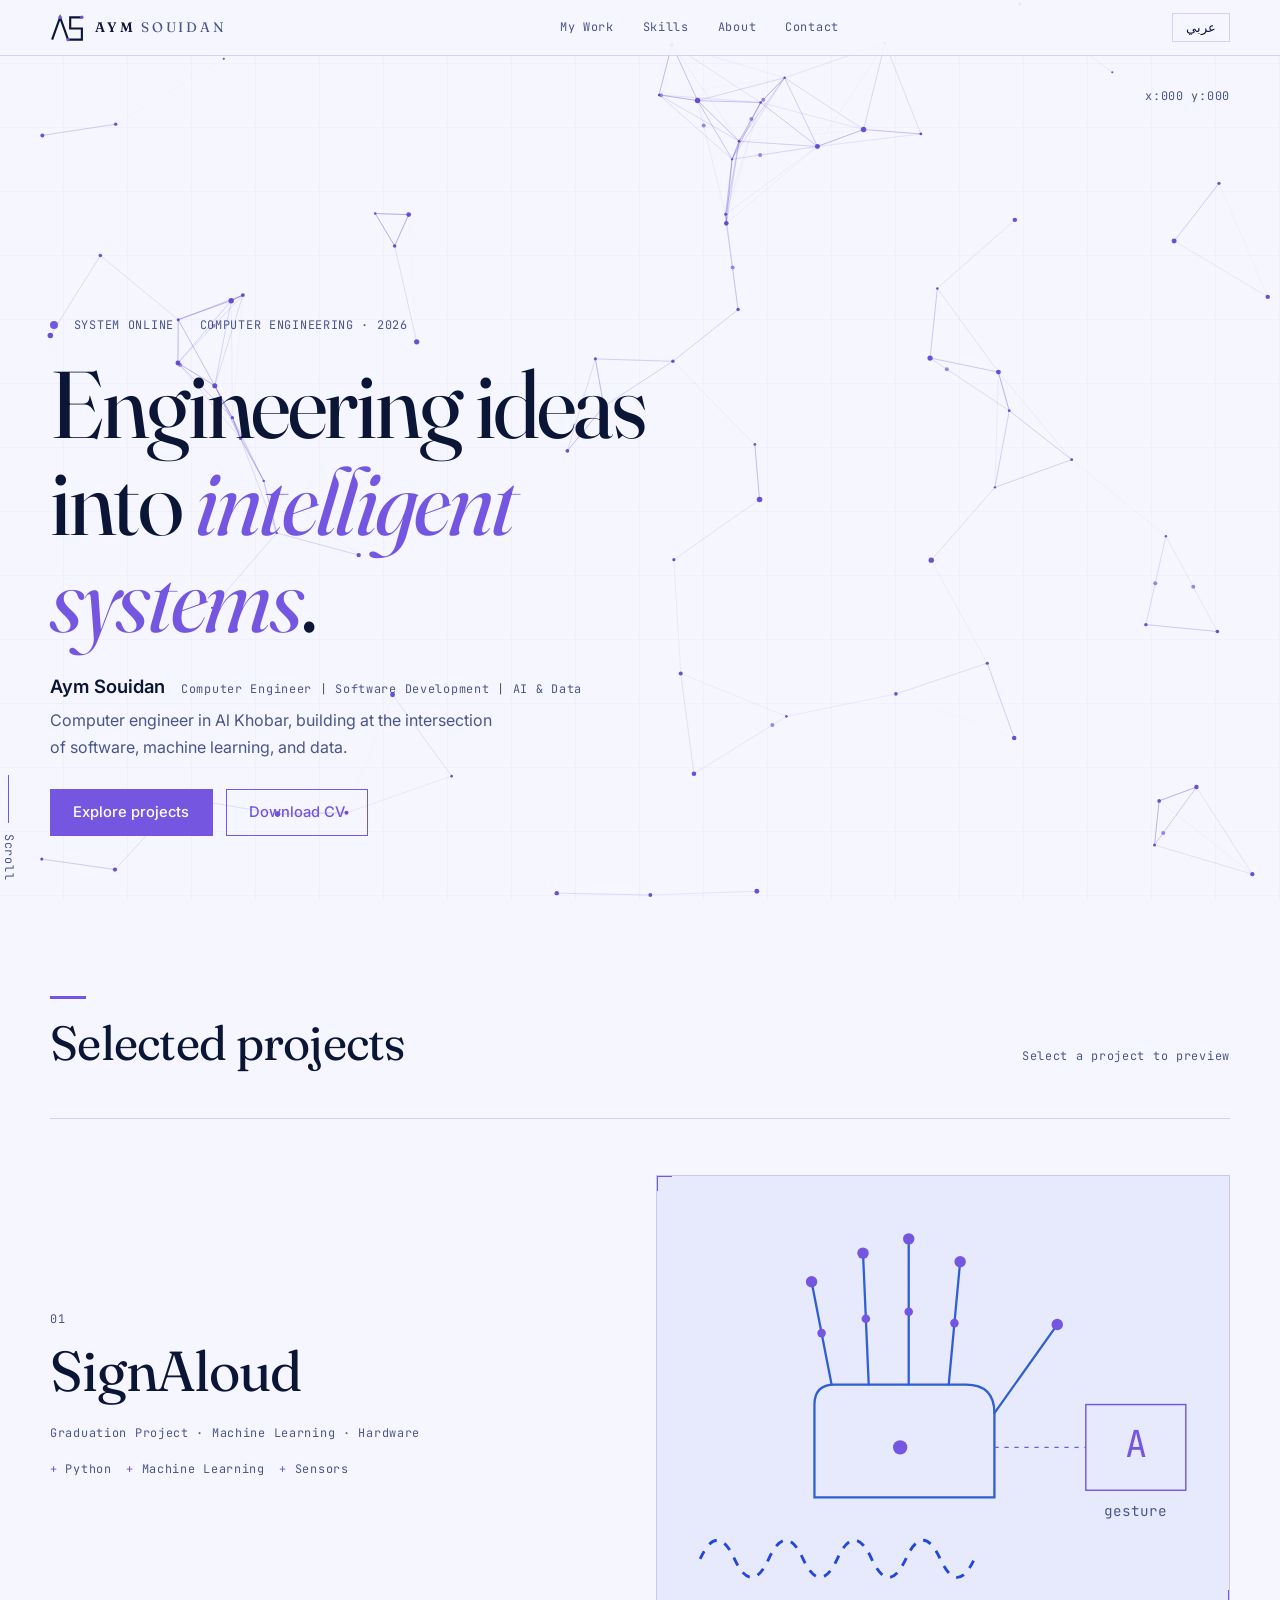
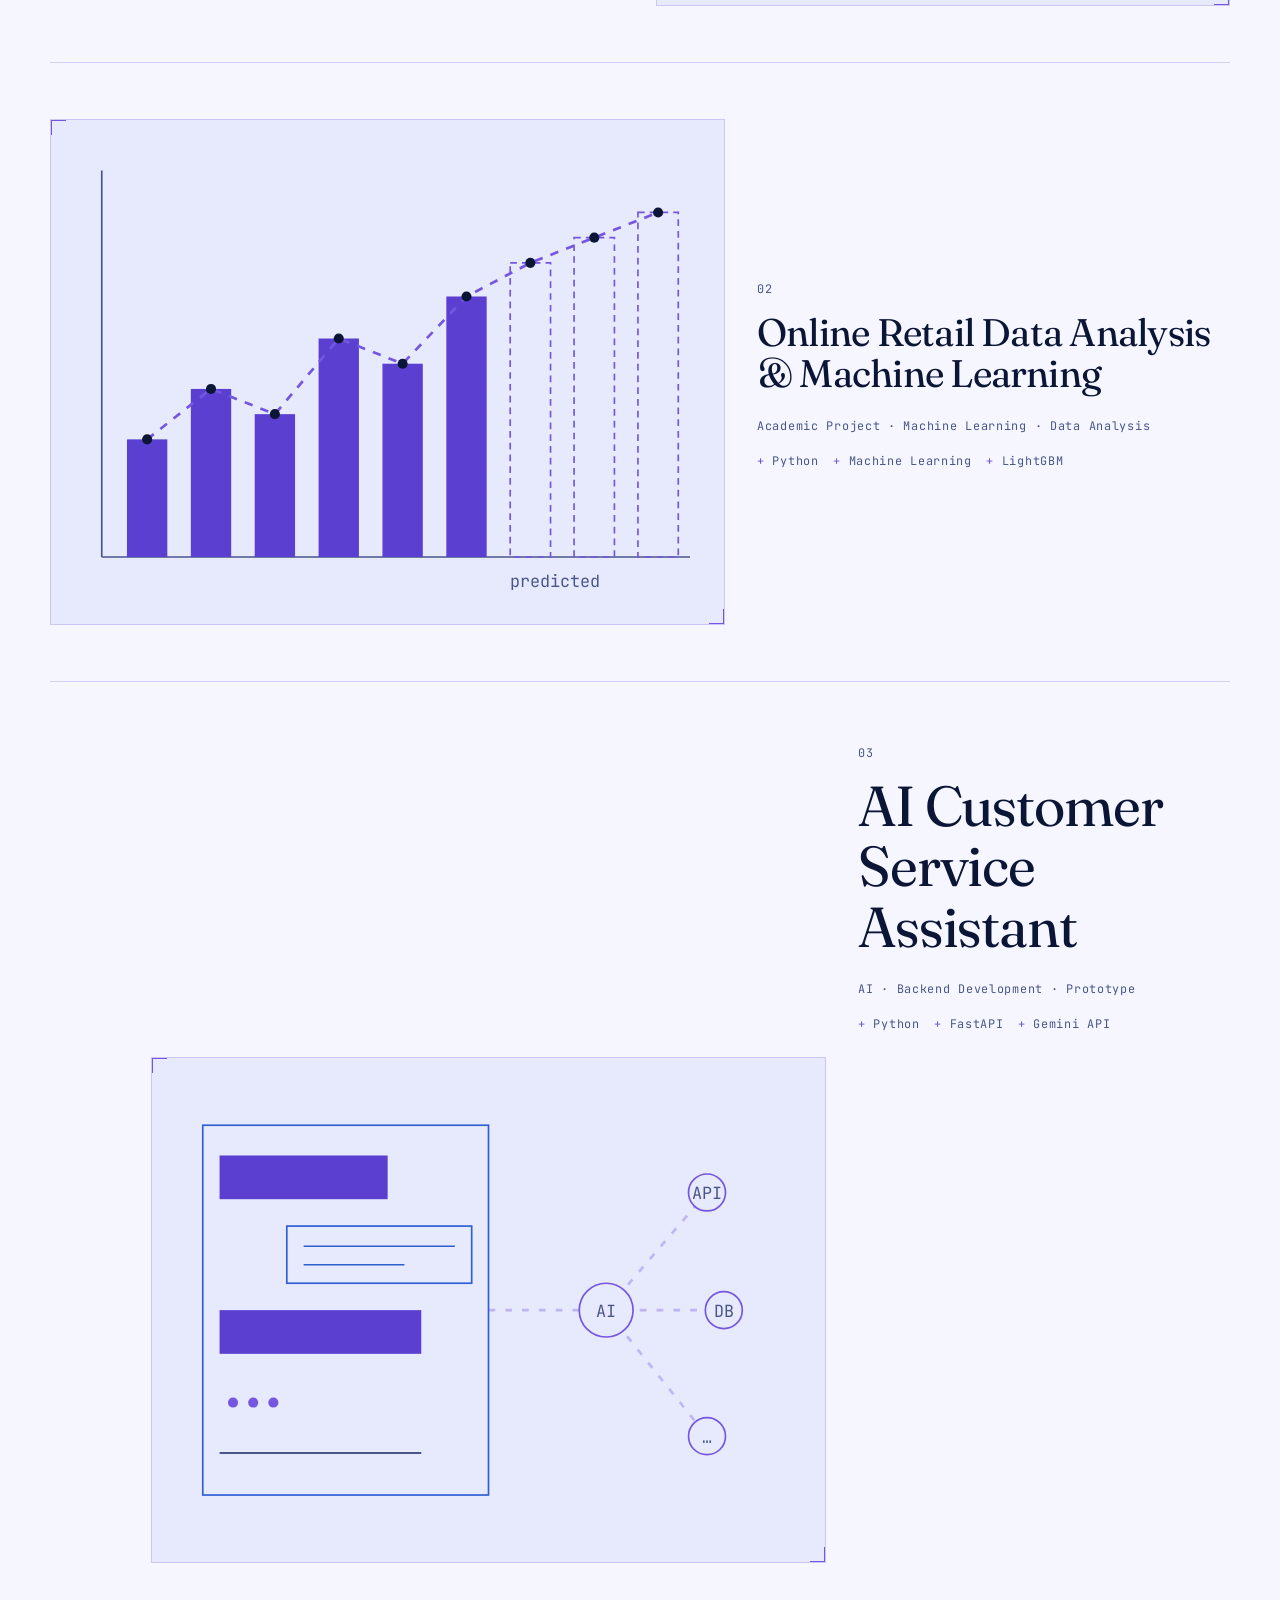
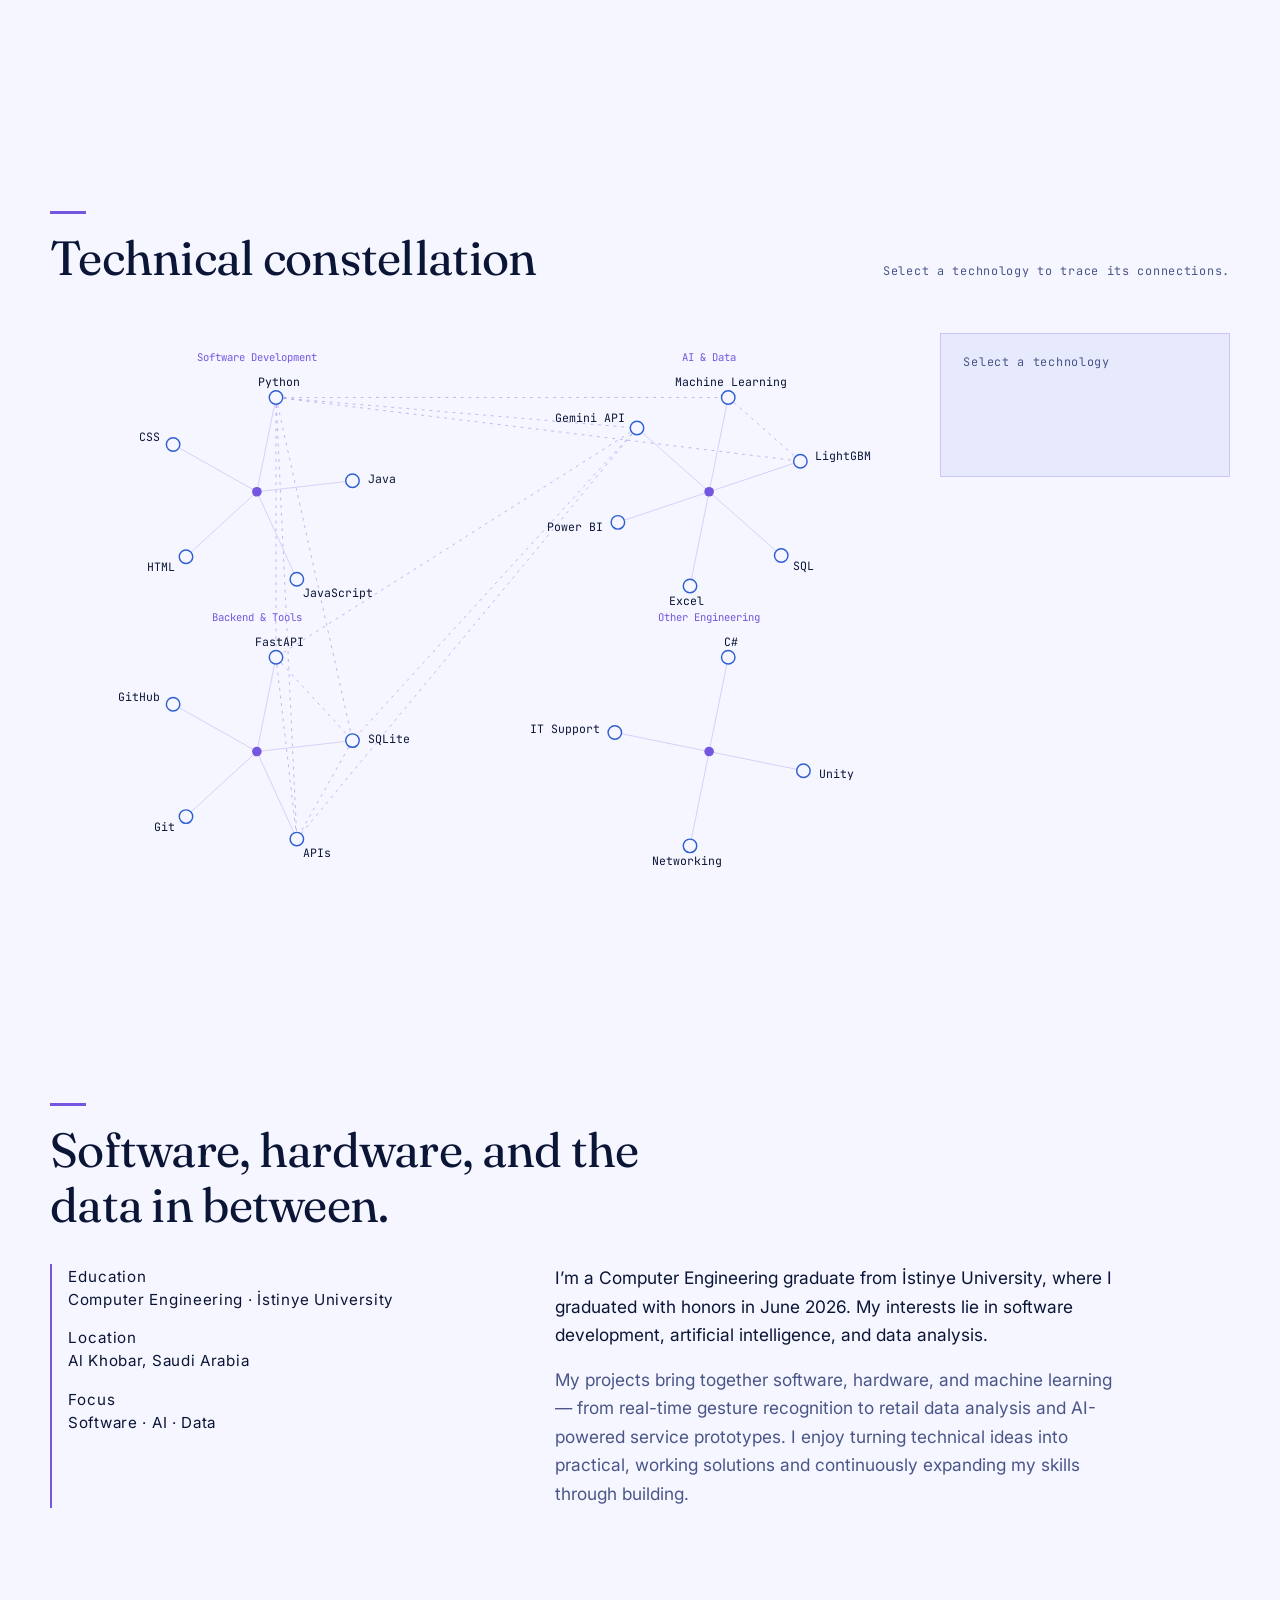
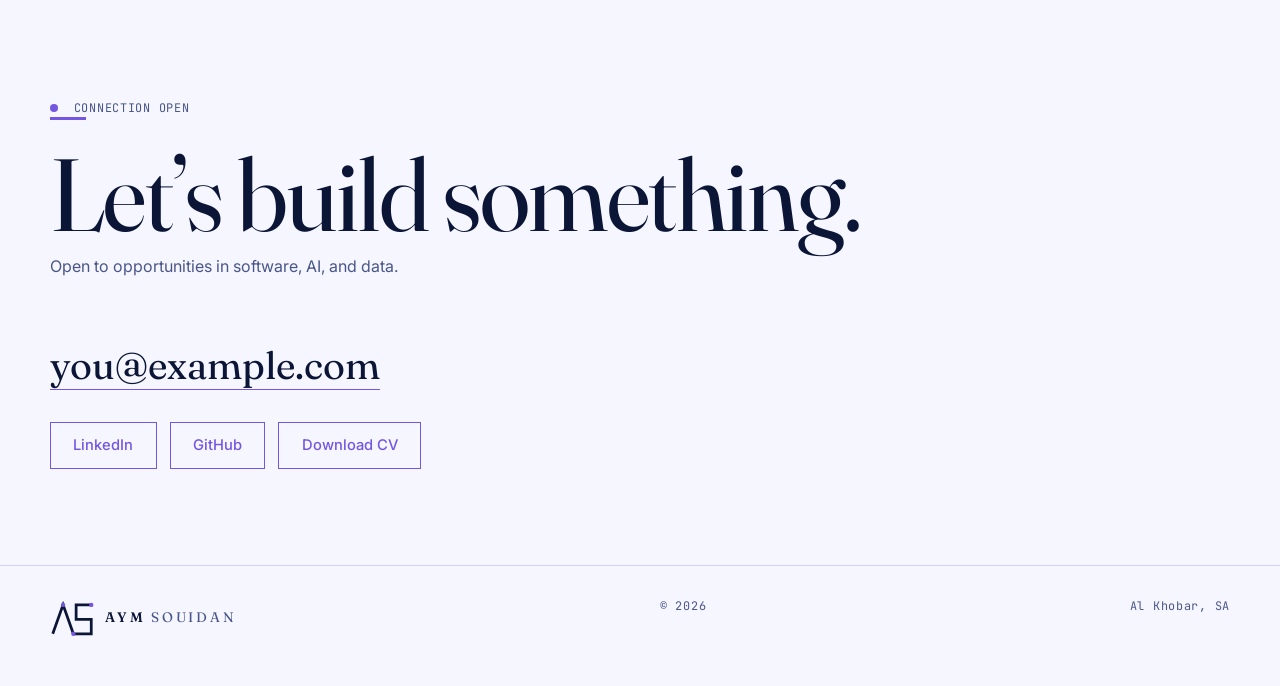
<file: index.html>
<!DOCTYPE html>
<html lang="en" dir="ltr">

<head>
    <meta charset="utf-8">
    <meta name="viewport" content="width=device-width, initial-scale=1, viewport-fit=cover">

    <title>Aym Souidan — Computer Engineer · Software · AI & Data</title>

    <meta
        name="description"
        content="Portfolio of Aym Souidan, computer engineer in Al Khobar working across software development, machine learning, and data."
    >

    <meta property="og:title" content="Aym Souidan — Computer Engineer">
    <meta property="og:description" content="Software, AI, and data. An interactive engineering workspace.">

    <link rel="icon" type="image/svg+xml" href="favicon.svg">

    <link rel="preconnect" href="https://fonts.googleapis.com">
    <link rel="preconnect" href="https://fonts.gstatic.com" crossorigin>

    <link
        rel="stylesheet"
        href="https://fonts.googleapis.com/css2?family=Fraunces:ital,opsz,wght@0,9..144,400;0,9..144,600;1,9..144,400&family=Inter:wght@400;500&family=JetBrains+Mono:wght@400&family=Amiri:wght@400;700&family=IBM+Plex+Sans+Arabic:wght@400;500&display=swap"
    >

    <link rel="stylesheet" href="styles.css">
</head>


<body>

    <!-- NAVIGATION -->

    <nav aria-label="Main">

        <a class="logo" href="#top" aria-label="Aym Souidan — home">

            <svg class="mk" viewBox="0 0 64 58" aria-hidden="true">
                <path class="ml" d="M4 52L19 10 34 52H60V31H38V10H60"/>
                <circle cx="19" cy="10" r="3.2"/>
                <circle cx="34" cy="52" r="3.2"/>
                <circle cx="60" cy="10" r="3.2"/>
            </svg>

            <span class="wm">
                AYM <span>SOUIDAN</span>
            </span>

        </a>

        <ul class="mono">
            <li>
                <a href="work.html" data-i18n="n1">My Work</a>
            </li>

            <li>
                <a href="#skills" data-i18n="n2">Skills</a>
            </li>

            <li>
                <a href="#about" data-i18n="n3">About</a>
            </li>

            <li>
                <a href="#contact" data-i18n="n4">Contact</a>
            </li>
        </ul>

        <button id="lang" aria-label="Switch language">عربي</button>

    </nav>


    <!-- HERO (canvas network is drawn by hero-network.js) -->

    <header class="hero" id="top">

        <canvas id="net" aria-hidden="true"></canvas>

        <div class="mono" id="xy" aria-hidden="true">
            x:000 y:000
        </div>

        <div class="wrap">

            <div class="row mono">

                <span>
                    <i class="dot"></i>
                    <span data-i18n="st">SYSTEM ONLINE</span>
                </span>

                <span data-i18n="tg">
                    COMPUTER ENGINEERING · 2026
                </span>

            </div>

            <h1 data-i18n="h1">
                Engineering ideas into <em>intelligent systems</em>.
            </h1>

            <div class="who">
                <b>Aym Souidan</b>

                <span class="mono" data-i18n="role">
                    Computer Engineer | Software Development | AI & Data
                </span>
            </div>

            <p class="intro" data-i18n="intro"></p>

            <div class="btns">

                <a class="btn pri" href="#work" data-i18n="b1">
                    Explore projects
                </a>

                <a class="btn" id="cv" href="#" data-i18n="b2">
                    Download CV
                </a>

            </div>

        </div>

        <div class="scroll mono">
            <i></i>
            <span data-i18n="sc">Scroll</span>
        </div>

    </header>


    <main>

        <!-- PROJECTS — to add a project: copy one <article class="p">, change data-i, add p4t/p4c/p4s to translations.js -->

        <section id="work">

            <div class="wrap">

                <div class="sh">
                    <h2 data-i18n="h2w">Selected projects</h2>
                    <span class="mono" data-i18n="hint">
                        Select a project to preview
                    </span>
                </div>


                <!-- Add future fields (data-href, descriptions) to each article. Visuals are inline SVG. -->


                <!-- PROJECT 01: SIGNALOUD -->

                <article class="p rv" tabindex="0" role="button" data-i="1">

                    <div class="meta">

                        <span class="mono">01</span>

                        <h3 data-i18n="p1t">SignAloud</h3>

                        <span class="mono" data-i18n="p1c"></span>

                        <div class="tags mono">
                            <span>Python</span>
                            <span>Machine Learning</span>
                            <span>Sensors</span>
                        </div>

                    </div>

                    <div class="vz">

                        <svg
                            class="viz v1"
                            viewBox="0 0 400 300"
                            role="img"
                            aria-label="Smart glove with sensor points feeding gesture recognition"
                        >

                            <g class="l">
                                <path d="M110 225V160q0-14 14-14h92q20 0 20 20v59z"/>
                                <path d="M122 146L108 74M148 146l-4-92M176 146V44M204 146l8-86M236 166l44-62"/>
                            </g>

                            <g>
                                <circle class="s" style="--i:0" cx="108" cy="74" r="4"/>
                                <circle class="s" style="--i:1" cx="144" cy="54" r="4"/>
                                <circle class="s" style="--i:2" cx="176" cy="44" r="4"/>
                                <circle class="s" style="--i:3" cx="212" cy="60" r="4"/>
                                <circle class="s" style="--i:4" cx="280" cy="104" r="4"/>

                                <circle class="s" style="--i:5" cx="115" cy="110" r="3"/>
                                <circle class="s" style="--i:6" cx="146" cy="100" r="3"/>
                                <circle class="s" style="--i:7" cx="176" cy="95" r="3"/>
                                <circle class="s" style="--i:8" cx="208" cy="103" r="3"/>
                                <circle class="s" style="--i:9" cx="170" cy="190" r="5"/>
                            </g>

                            <path class="w" d="M30 268q12-26 24 0t24 0 24 0 24 0 24 0 24 0 24 0 24 0"/>

                            <path class="k" d="M236 190L300 190"/>

                            <rect
                                x="300"
                                y="160"
                                width="70"
                                height="60"
                                fill="none"
                                stroke="var(--lilac)"
                            />

                            <text
                                x="335"
                                y="197"
                                text-anchor="middle"
                                style="font-size:26px;fill:var(--lilac)"
                            >A</text>

                            <text x="335" y="238" text-anchor="middle">
                                gesture
                            </text>

                        </svg>

                    </div>

                </article>


                <!-- PROJECT 02: RETAIL ANALYSIS -->

                <article class="p rv" tabindex="0" role="button" data-i="2">

                    <div class="meta">

                        <span class="mono">02</span>

                        <h3 data-i18n="p2t"></h3>

                        <span class="mono" data-i18n="p2c"></span>

                        <div class="tags mono">
                            <span>Python</span>
                            <span>Machine Learning</span>
                            <span>LightGBM</span>
                        </div>

                    </div>

                    <div class="vz">

                        <svg
                            class="viz v2"
                            viewBox="0 0 400 300"
                            role="img"
                            aria-label="Bar chart with dashed forecast line and data points"
                        >

                            <path d="M30 260H380M30 260V30" stroke="var(--mute)" fill="none"/>

                            <g>
                                <rect class="b" style="--i:0" x="45" y="190" width="24" height="70"/>
                                <rect class="b" style="--i:1" x="83" y="160" width="24" height="100"/>
                                <rect class="b" style="--i:2" x="121" y="175" width="24" height="85"/>
                                <rect class="b" style="--i:3" x="159" y="130" width="24" height="130"/>
                                <rect class="b" style="--i:4" x="197" y="145" width="24" height="115"/>
                                <rect class="b" style="--i:5" x="235" y="105" width="24" height="155"/>

                                <rect class="f" x="273" y="85" width="24" height="175"/>
                                <rect class="f" x="311" y="70" width="24" height="190"/>
                                <rect class="f" x="349" y="55" width="24" height="205"/>
                            </g>

                            <path class="t" d="M57 190L95 160 133 175 171 130 209 145 247 105 285 85 323 70 361 55"/>

                            <g>
                                <circle cx="57" cy="190" r="3"/>
                                <circle cx="95" cy="160" r="3"/>
                                <circle cx="133" cy="175" r="3"/>
                                <circle cx="171" cy="130" r="3"/>
                                <circle cx="209" cy="145" r="3"/>
                                <circle cx="247" cy="105" r="3"/>
                                <circle cx="285" cy="85" r="3" fill="var(--lilac)"/>
                                <circle cx="323" cy="70" r="3" fill="var(--lilac)"/>
                                <circle cx="361" cy="55" r="3" fill="var(--lilac)"/>
                            </g>

                            <text x="273" y="278">
                                predicted
                            </text>

                        </svg>

                    </div>

                </article>


                <!-- PROJECT 03: AI CUSTOMER SERVICE ASSISTANT -->

                <article class="p rv" tabindex="0" role="button" data-i="3">

                    <div class="meta">

                        <span class="mono">03</span>

                        <h3 data-i18n="p3t"></h3>

                        <span class="mono" data-i18n="p3c"></span>

                        <div class="tags mono">
                            <span>Python</span>
                            <span>FastAPI</span>
                            <span>Gemini API</span>
                        </div>

                    </div>

                    <div class="vz">

                        <svg
                            class="viz v3"
                            viewBox="0 0 400 300"
                            role="img"
                            aria-label="Chat interface connected to backend system nodes"
                        >

                            <rect class="bb" x="30" y="40" width="170" height="220"/>

                            <rect class="bm" x="40" y="58" width="100" height="26"/>

                            <rect class="bb" x="80" y="100" width="110" height="34"/>

                            <path d="M90 112h90M90 123h60" stroke="var(--sky)"/>

                            <rect class="bm" x="40" y="150" width="120" height="26"/>

                            <circle class="ty" style="--i:0" cx="48" cy="205" r="3"/>
                            <circle class="ty" style="--i:1" cx="60" cy="205" r="3"/>
                            <circle class="ty" style="--i:2" cx="72" cy="205" r="3"/>

                            <path class="ln" d="M40 235h120"/>

                            <g>
                                <line class="fl" x1="200" y1="150" x2="270" y2="150"/>
                                <line class="fl" x1="270" y1="150" x2="330" y2="80"/>
                                <line class="fl" x1="270" y1="150" x2="340" y2="150"/>
                                <line class="fl" x1="270" y1="150" x2="330" y2="225"/>
                            </g>

                            <g>
                                <circle class="nd" cx="270" cy="150" r="16"/>
                                <circle class="nd" cx="330" cy="80" r="11"/>
                                <circle class="nd" cx="340" cy="150" r="11"/>
                                <circle class="nd" cx="330" cy="225" r="11"/>
                            </g>

                            <text x="270" y="154" text-anchor="middle">AI</text>
                            <text x="330" y="84" text-anchor="middle">API</text>
                            <text x="340" y="154" text-anchor="middle">DB</text>
                            <text x="330" y="229" text-anchor="middle">…</text>

                        </svg>

                    </div>

                </article>

            </div>

        </section>


        <!-- SKILLS (built by skills.js from config.js) -->

        <section id="skills">

            <div class="wrap">

                <div class="sh">
                    <h2 data-i18n="h2s">Technical constellation</h2>
                    <span class="mono" data-i18n="skh"></span>
                </div>

                <div class="sk">
                    <svg id="map" role="group" aria-label="Skills map"></svg>
                    <div id="pn" aria-live="polite"></div>
                </div>

            </div>

        </section>


        <!-- ABOUT (texts in translations.js) -->

        <section id="about">

            <div class="wrap ab">

                <h2 class="rv" data-i18n="h2a"></h2>

                <div class="tx rv">
                    <p data-i18n="a1"></p>
                    <p data-i18n="a2"></p>
                </div>

                <div class="facts mono rv">

                    <div>
                        <span class="mono" data-i18n="k1"></span>
                        <span data-i18n="v1"></span>
                    </div>

                    <div>
                        <span class="mono" data-i18n="k2"></span>
                        <span data-i18n="v2"></span>
                    </div>

                    <div>
                        <span class="mono" data-i18n="k3"></span>
                        <span data-i18n="v3"></span>
                    </div>

                </div>

            </div>

        </section>


        <!-- CONTACT (links come from config.js) -->

        <section id="contact" class="ct">

            <div class="wrap">

                <p class="mono">
                    <i class="dot"></i>
                    <span data-i18n="cx">CONNECTION OPEN</span>
                </p>

                <h2 class="rv" data-i18n="h2c"></h2>

                <p class="intro" data-i18n="cp"></p>

                <a class="mail" id="mail" href="#">
                    you@example.com
                </a>

                <div class="links">

                    <a class="btn" id="li" href="#www.linkedin.com/in/aym-souidan-050b49370">LinkedIn</a>

                    <a class="btn" id="gh" href="#">GitHub</a>

                    <a class="btn" id="cv2" href="#" data-i18n="b2">
                        Download CV
                    </a>

                </div>

            </div>

        </section>

    </main>


    <!-- FOOTER -->

    <footer>

        <div class="wrap mono">

            <a class="logo" href="#top" aria-label="Aym Souidan — home">

                <svg class="mk" viewBox="0 0 64 58" aria-hidden="true">
                    <path class="ml" d="M4 52L19 10 34 52H60V31H38V10H60"/>
                    <circle cx="19" cy="10" r="3.2"/>
                    <circle cx="34" cy="52" r="3.2"/>
                    <circle cx="60" cy="10" r="3.2"/>
                </svg>

                <span class="wm">
                    AYM <span>SOUIDAN</span>
                </span>

            </a>

            <span>© 2026</span>
            <span>Al Khobar, SA</span>

        </div>

    </footer>


    <!-- PROJECT PREVIEW OVERLAY -->

    <dialog id="ov" aria-labelledby="ot">

        <div class="hd">

            <div>
                <h3 id="ot"></h3>
                <span class="mono" id="oc"></span>
            </div>

            <button id="x" data-i18n="cl">Close</button>

        </div>

        <div class="vz" id="os"></div>

        <p class="mono" style="margin-top:1rem" data-i18n="soon">
            Details coming soon
        </p>

    </dialog>


    <!-- JAVASCRIPT FILES -->

    <script src="config.js" defer></script>
    <script src="translations.js" defer></script>
    <script src="main.js" defer></script>
    <script src="hero-network.js" defer></script>
    <script src="skills.js" defer></script>
    <script src="projects.js" defer></script>
    <script src="init.js" defer></script>

</body>

</html>
</file>
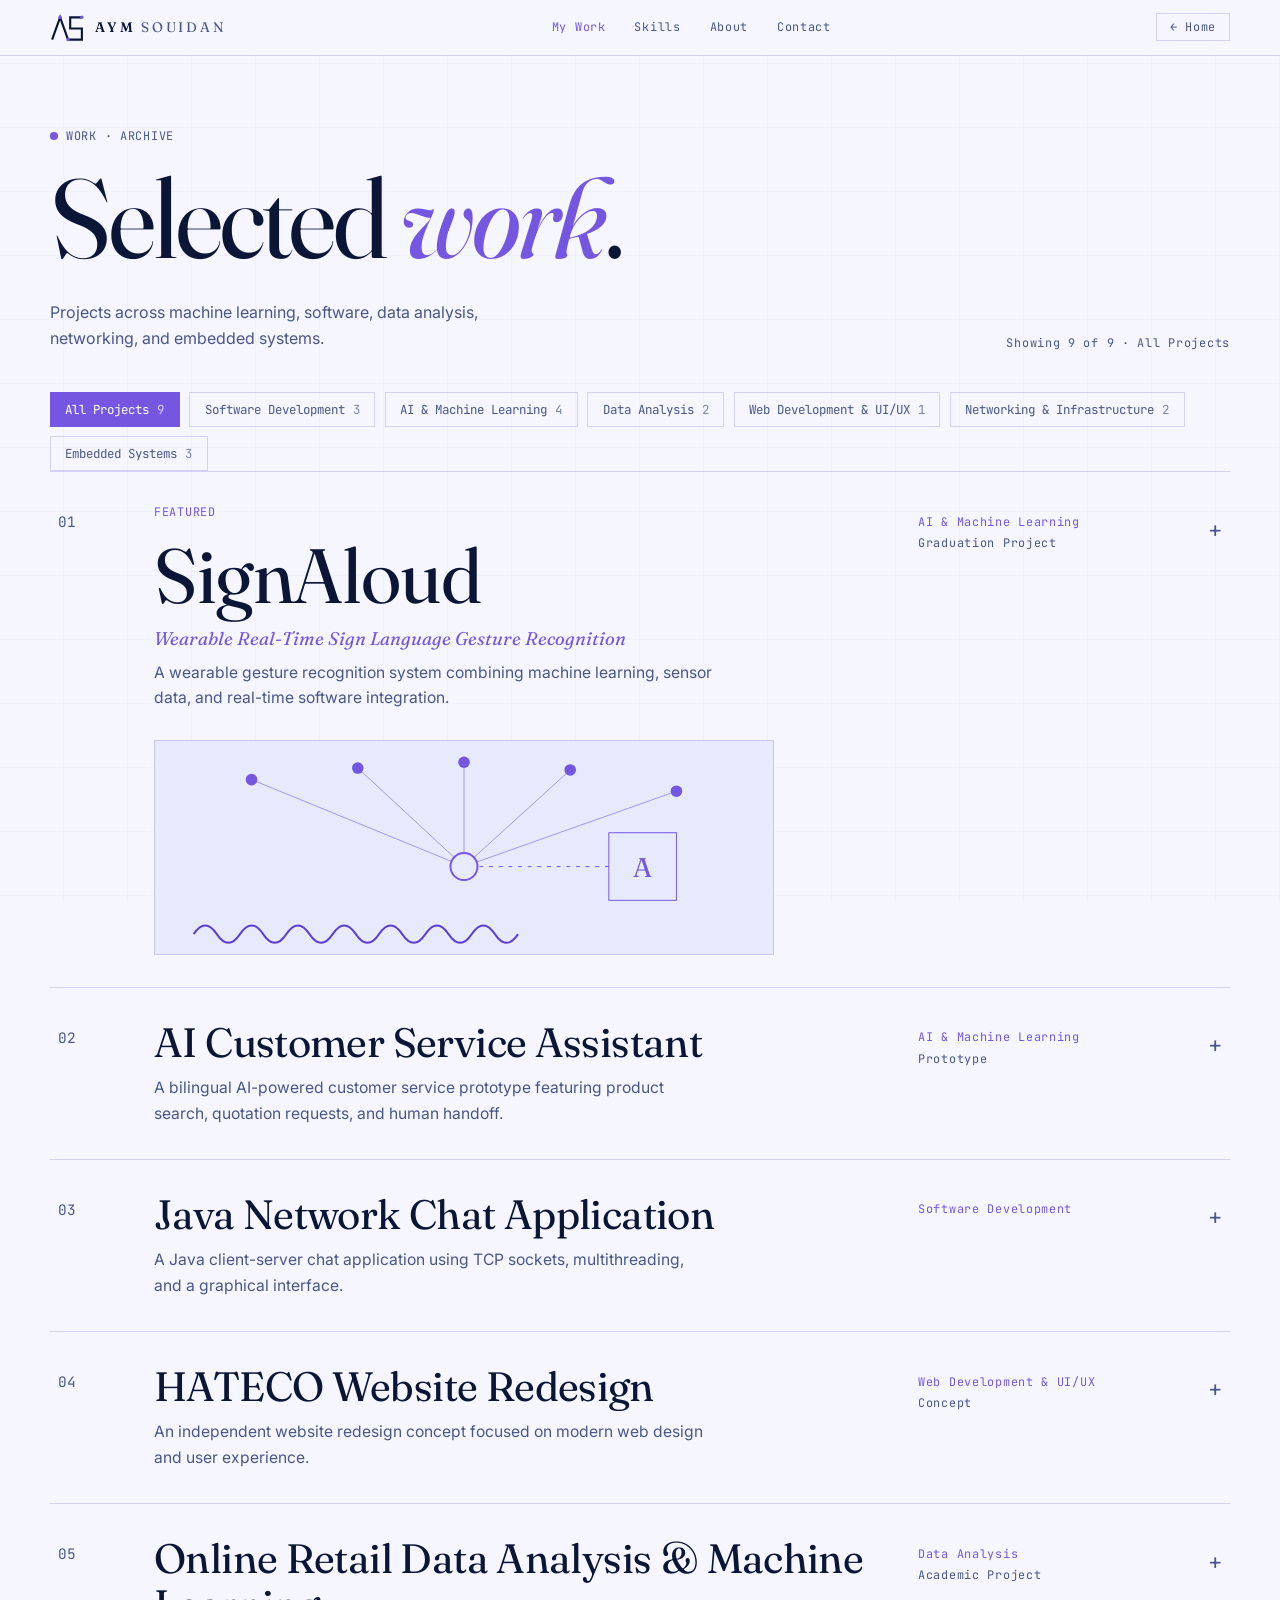
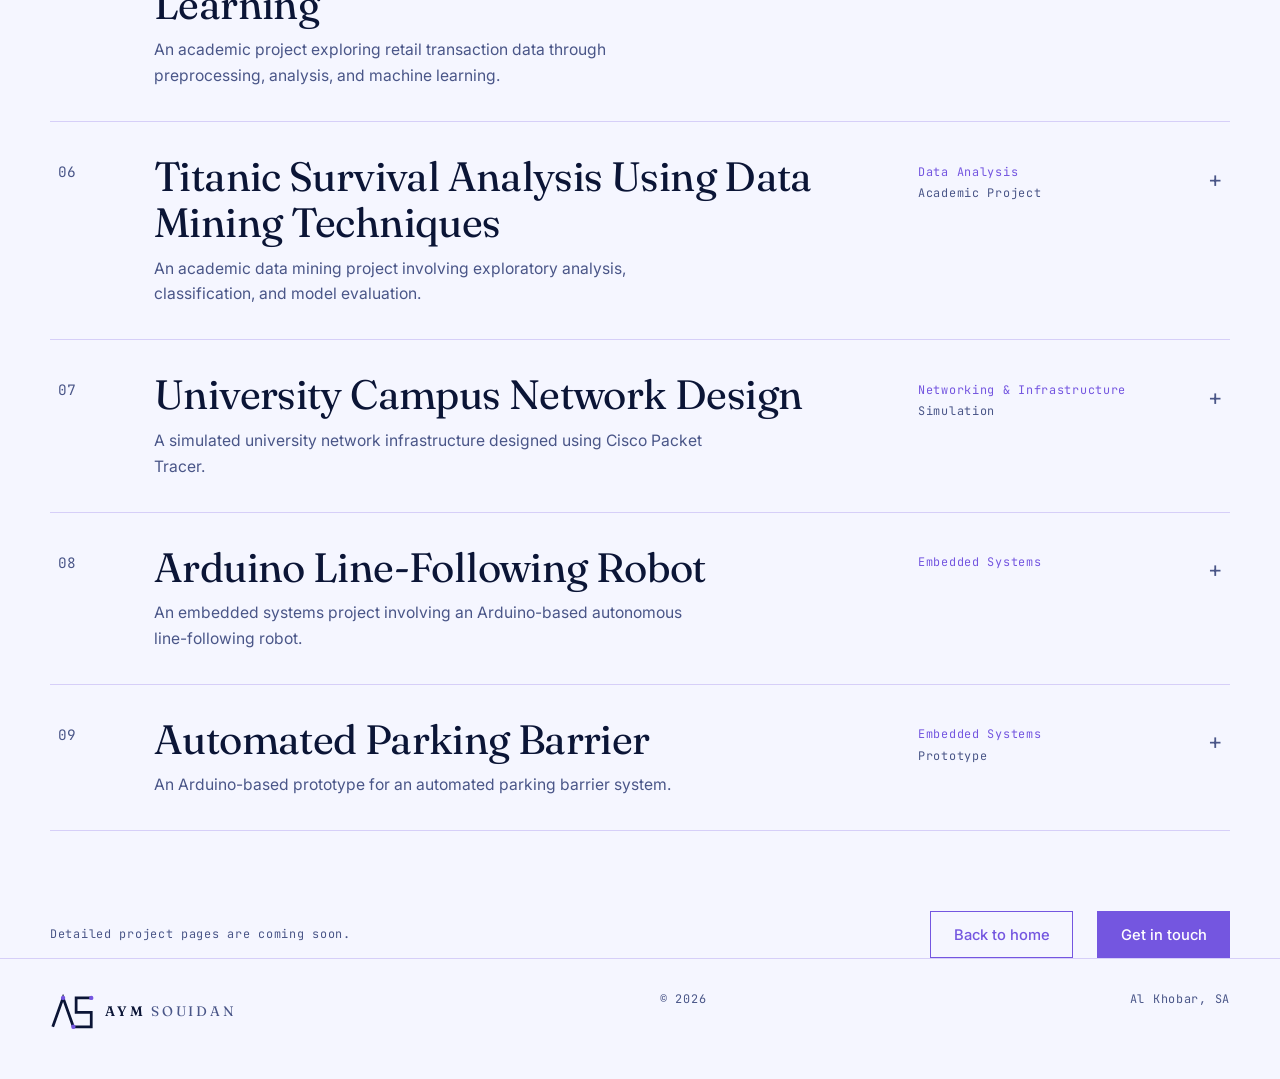
<file: work.html>
<!DOCTYPE html>
<html lang="en" dir="ltr">
<head>
  <meta charset="utf-8">
  <meta name="viewport" content="width=device-width, initial-scale=1, viewport-fit=cover">
  <title>Selected Work — Aym Souidan</title>
  <meta name="description" content="Selected projects by Aym Souidan across machine learning, software, data analysis, networking, and embedded systems.">
  <link rel="icon" type="image/svg+xml" href="favicon.svg">

  <!-- Same fonts as the home page -->
  <link rel="preconnect" href="https://fonts.googleapis.com">
  <link rel="preconnect" href="https://fonts.gstatic.com" crossorigin>
  <link rel="stylesheet" href="https://fonts.googleapis.com/css2?family=Fraunces:ital,opsz,wght@0,9..144,400;0,9..144,600;1,9..144,400&family=Inter:wght@400;500&family=JetBrains+Mono:wght@400&family=Amiri:wght@400;700&family=IBM+Plex+Sans+Arabic:wght@400;500&display=swap">

  <!-- styles.css = shared design, work.css = Work page only (keep this order) -->
  <link rel="stylesheet" href="styles.css">
  <link rel="stylesheet" href="work.css">
</head>

<body>

  <!-- SCROLL PROGRESS LINE (filled by work.js) -->
  <div class="scroll-progress" aria-hidden="true">
    <span id="scroll-progress-bar"></span>
  </div>

  <!-- NAVIGATION: same look as the home page -->
  <nav aria-label="Main">
    <a class="logo" href="index.html" aria-label="Aym Souidan — home">
      <svg class="mk" viewBox="0 0 64 58" aria-hidden="true">
        <path class="ml" d="M4 52L19 10 34 52H60V31H38V10H60" />
        <circle cx="19" cy="10" r="3.2" />
        <circle cx="34" cy="52" r="3.2" />
        <circle cx="60" cy="10" r="3.2" />
      </svg>
      <span class="wm">AYM <span>SOUIDAN</span></span>
    </a>

    <ul class="mono">
      <li><a href="work.html" aria-current="page">My Work</a></li>
      <li><a href="index.html#skills">Skills</a></li>
      <li><a href="index.html#about">About</a></li>
      <li><a href="index.html#contact">Contact</a></li>
    </ul>

    <a class="nav-back mono" href="index.html">← Home</a>
  </nav>

  <main class="work-page">

    <!-- INTRO -->
    <header class="work-intro wrap">
      <p class="mono"><i class="dot"></i>WORK · ARCHIVE</p>
      <h1 class="work-title">Selected <em>work</em>.</h1>
      <div class="work-intro-bottom">
        <p class="work-subtitle">
          Projects across machine learning, software, data analysis, networking, and embedded systems.
        </p>
        <!-- Updated by work.js, e.g. "Showing 4 of 9 · AI & Machine Learning" -->
        <p class="mono" id="work-readout" aria-live="polite"></p>
      </div>
    </header>

    <!-- CATEGORY FILTERS (buttons are created by work.js from work-data.js) -->
    <section class="work-controls wrap" aria-label="Filter projects">
      <div class="filter-bar" id="filter-bar" role="group" aria-label="Project categories"></div>
    </section>

    <!-- PROJECT LIST (rows are created by work.js from work-data.js) -->
    <section class="wrap" aria-label="Projects">
      <ol class="work-list" id="work-list"></ol>
      <noscript><p class="mono">Please enable JavaScript to see the project list.</p></noscript>
    </section>

    <!-- BOTTOM LINKS -->
    <section class="work-end wrap">
      <p class="mono">Detailed project pages are coming soon.</p>
      <a class="btn" href="index.html">Back to home</a>
      <a class="btn pri" href="index.html#contact">Get in touch</a>
    </section>

  </main>

  <!-- FOOTER: same as the home page -->
  <footer>
    <div class="wrap mono">
      <a class="logo" href="index.html" aria-label="Aym Souidan — home">
        <svg class="mk" viewBox="0 0 64 58" aria-hidden="true">
          <path class="ml" d="M4 52L19 10 34 52H60V31H38V10H60" />
          <circle cx="19" cy="10" r="3.2" />
          <circle cx="34" cy="52" r="3.2" />
          <circle cx="60" cy="10" r="3.2" />
        </svg>
        <span class="wm">AYM <span>SOUIDAN</span></span>
      </a>
      <span>© 2026</span>
      <span>Al Khobar, SA</span>
    </div>
  </footer>

  <!-- Scripts: data first, then the page logic -->
  <script src="work-data.js" defer></script>
  <script src="work.js" defer></script>
</body>
</html>
</file>
<file: styles.css>
/* styles.css — all visual styling.
   COLORS: change the tokens at the top of :root (dark) and :root[data-theme=light].
   Buttons use only --lilac, --lilac-soft (hover) and --on-lilac (text on lilac).
   Sections below: nav, hero, sections/projects, project visuals, skills, about+contact, overlay. */

/* =========================================
   1. GLOBAL COLORS & VARIABLES
========================================= */

:root {
  --bg: #0a1230;
  --bg2: #101c47;
  --ink: #eef1ff;
  --mute: #9aa7d6;
  --blue: #4d7cff;
  --sky: #8bb8ff;
  --lilac: #b9a6ff;
  --lilac-soft: #d8ceff;
  --lilac-deep: #8f7be8;
  --on-lilac: #0a1230;
  --line: rgba(185,166,255,.24);
  --d: 1;

  --serif: 'Fraunces',Georgia,serif;
  --sans: 'Inter',system-ui,sans-serif;
  --mono: 'JetBrains Mono',ui-monospace,monospace;

  color-scheme: dark;
  box-sizing: border-box;
  padding-top: env(safe-area-inset-top,0px);
  padding-bottom: env(safe-area-inset-bottom,0px);
}

:root[data-theme=light] {
  --bg: #f5f6ff;
  --bg2: #e7eafd;
  --ink: #0b1536;
  --mute: #4a5688;
  --blue: #2347d9;
  --sky: #2f5fd0;
  --lilac: #7456e0;
  --lilac-soft: #8f78ee;
  --lilac-deep: #5a3fd0;
  --on-lilac: #fff;
  --line: rgba(116,86,224,.24);
  color-scheme: light;
}

:root:lang(ar) {
  --serif: 'Amiri',serif;
  --sans: 'IBM Plex Sans Arabic',system-ui,sans-serif;
  --d: -1;
}

/* =========================================
   2. GLOBAL PAGE STYLING
========================================= */

html {
  scroll-behavior: smooth;
  scroll-padding-top: 70px;
}

* {
  box-sizing: border-box;
  margin: 0;
}

body {
  background: var(--bg);
  color: var(--ink);
  font: 400 1rem/1.65 var(--sans);
  overflow-x: hidden;
  background-image: linear-gradient(var(--line) 1px,transparent 1px),linear-gradient(90deg,var(--line) 1px,transparent 1px);
  background-size: 64px 64px;
  background-position: -1px -1px;
  background-attachment: fixed;
}

body::after {
  content: "";
  position: fixed;
  inset: 0;
  background: var(--bg);
  opacity: .86;
  z-index: -1;
}

a {
  color: inherit;
  text-decoration: none;
}

:focus-visible {
  outline: 2px solid var(--lilac);
  outline-offset: 3px;
}

::selection {
  background: var(--lilac);
  color: var(--on-lilac);
}

.mono {
  font: 400 .74rem/1.4 var(--mono);
  color: var(--mute);
  letter-spacing: .06em;
}

:lang(ar) .mono {
  letter-spacing: 0;
  font-size: .8rem;
}

.wrap {
  width: min(1180px,100% - 2.5rem);
  margin-inline: auto;
}

/* =========================================
   3. NAVIGATION & LOGO
========================================= */

nav {
  position: fixed;
  inset: 0 0 auto;
  z-index: 20;
  display: flex;
  justify-content: space-between;
  align-items: center;
  gap: 1rem;
  padding: calc(12px + env(safe-area-inset-top,0px)) max(1.25rem,calc(50% - 590px)) 12px;
  background: color-mix(in srgb,var(--bg) 92%,transparent);
  border-bottom: 1px solid var(--line);
}

/* logo: AS monogram + wordmark (markup lives in index.html, nav and footer) */

.logo {
  display: flex;
  align-items: center;
  gap: .7rem;
  color: var(--ink);
}

.mk {
  width: 34px;
  height: auto;
  overflow: visible;
  flex: none;
}

.mk .ml {
  fill: none;
  stroke: currentColor;
  stroke-width: 4;
  stroke-linejoin: miter;
  stroke-dasharray: 210;
  animation: draw 1.4s .2s both;
}

.mk circle {
  fill: var(--lilac);
  transform-box: fill-box;
  transform-origin: center;
  transition: transform .3s;
}

.logo:hover .mk circle {
  transform: scale(1.7);
}

.wm {
  font: 600 .86rem 'Fraunces',Georgia,serif;
  letter-spacing: .2em;
  white-space: nowrap;
}

.wm span {
  font-weight: 400;
  color: var(--mute);
}

footer .mk {
  width: 44px;
}

@keyframes draw {
  from {
    stroke-dashoffset: 210;
  }
}

nav ul {
  display: flex;
  gap: clamp(.7rem,2.5vw,1.8rem);
  list-style: none;
  padding: 0;
  margin-inline: auto;
}

nav a:hover {
  color: var(--lilac);
}

#lang {
  background: none;
  border: 1px solid var(--line);
  color: var(--ink);
  padding: .3rem .8rem;
  font: 400 .8rem var(--mono);
  cursor: pointer;
}

#lang:hover {
  border-color: var(--lilac);
  color: var(--lilac);
}

/* =========================================
   4. HERO SECTION
========================================= */

/* hero */

.hero {
  position: relative;
  min-height: 100svh;
  display: flex;
  align-items: flex-end;
  padding: 7rem 0 4rem;
  overflow: hidden;
}

#net {
  position: absolute;
  inset: 0;
  width: 100%;
  height: 100%;
  display: block;
}

.hero .wrap {
  position: relative;
  pointer-events: none;
}

.hero a,.hero button {
  pointer-events: auto;
}

.row {
  display: flex;
  flex-wrap: wrap;
  gap: .6rem 1.6rem;
  align-items: center;
  margin-bottom: 1.4rem;
}

.dot {
  display: inline-block;
  width: 8px;
  height: 8px;
  border-radius: 50%;
  background: var(--lilac);
  margin-inline-end: .5rem;
  animation: pulse 1.8s infinite;
}

h1 {
  font: 400 clamp(2.5rem,7.4vw,6.4rem)/1.02 var(--serif);
  letter-spacing: -.025em;
  max-width: 13ch;
  font-variation-settings: "opsz" 144;
}

:lang(ar) h1 {
  line-height: 1.3;
  letter-spacing: 0;
  max-width: 14ch;
}

h1 em {
  font-style: italic;
  color: var(--lilac);
}

.who {
  margin: 1.8rem 0 .6rem;
  display: flex;
  flex-wrap: wrap;
  gap: .3rem 1rem;
  align-items: baseline;
}

.who b {
  font: 600 1.15rem var(--sans);
}

.intro {
  max-width: 46ch;
  color: var(--mute);
  margin-bottom: 1.8rem;
}

.btns {
  display: flex;
  flex-wrap: wrap;
  gap: .8rem;
}

.btn {
  display: inline-block;
  padding: .85rem 1.4rem;
  border: 1px solid var(--lilac);
  color: var(--lilac);
  font: 500 .92rem var(--sans);
  transition: background .25s,color .25s,border-color .25s;
}

.btn.pri {
  background: var(--lilac);
  color: var(--on-lilac);
}

.btn:hover {
  background: var(--lilac-soft);
  border-color: var(--lilac-soft);
  color: var(--on-lilac);
}

.scroll {
  position: absolute;
  bottom: 1.2rem;
  inset-inline-end: max(1.25rem,calc(50% - 590px));
  display: flex;
  align-items: center;
  gap: .7rem;
  writing-mode: vertical-rl;
}

.scroll i {
  width: 1px;
  height: 48px;
  background: var(--lilac);
  animation: drop 2s infinite;
  transform-origin: top;
}

#xy {
  position: absolute;
  top: 5.5rem;
  inset-inline-end: max(1.25rem,calc(50% - 590px));
  direction: ltr;
}

/* =========================================
   5. SECTIONS & PROJECTS
========================================= */

/* sections */

section {
  padding: 6rem 0;
}

.sh {
  display: flex;
  justify-content: space-between;
  align-items: baseline;
  gap: 1rem;
  margin-bottom: 3rem;
  flex-wrap: wrap;
}

h2 {
  font: 400 clamp(1.8rem,4vw,3rem)/1.15 var(--serif);
  letter-spacing: -.015em;
  max-width: 20ch;
}

h2::before {
  content: "";
  display: block;
  width: 36px;
  height: 3px;
  background: var(--lilac);
  margin-bottom: 1rem;
}

:lang(ar) h2 {
  letter-spacing: 0;
  line-height: 1.4;
}

.p {
  display: grid;
  grid-template-columns: repeat(12,1fr);
  gap: 1.5rem 2rem;
  align-items: center;
  padding: 3.5rem 0;
  border-top: 1px solid var(--line);
  cursor: pointer;
}

.p .meta {
  grid-column: 1/6;
}

.p .vz {
  grid-column: 7/13;
}

.p:nth-of-type(even) .meta {
  grid-column: 8/13;
  grid-row: 1;
}

.p:nth-of-type(even) .vz {
  grid-column: 1/8;
  grid-row: 1;
}

.p:nth-of-type(3) .vz {
  grid-column: 2/9;
}

.p:nth-of-type(3) .meta {
  grid-column: 9/13;
}

.p h3 {
  font: 400 clamp(1.9rem,4.4vw,3.8rem)/1.08 var(--serif);
  letter-spacing: -.02em;
  margin: .7rem 0 1rem;
  transition: color .3s,transform .35s;
}

.p:nth-of-type(2) h3 {
  font-size: clamp(1.5rem,3vw,2.5rem);
}

:lang(ar) .p h3 {
  line-height: 1.35;
  letter-spacing: 0;
}

.p:hover h3,.p:focus-visible h3 {
  color: var(--lilac);
  transform: translateX(calc(14px*var(--d)));
}

.tags {
  display: flex;
  flex-wrap: wrap;
  gap: .4rem .9rem;
  margin-top: 1rem;
}

.tags span::before {
  content: "+ ";
  color: var(--lilac);
}

/* =========================================
   6. PROJECT VISUALS
========================================= */

.vz {
  position: relative;
  aspect-ratio: 4/3;
  background: var(--bg2);
  border: 1px solid var(--line);
  color: var(--sky);
  overflow: hidden;
  transition: border-color .3s;
}

.vz::before,.vz::after {
  content: "";
  position: absolute;
  width: 14px;
  height: 14px;
  border: 2px solid var(--lilac);
  z-index: 1;
}

.vz::before {
  top: -1px;
  inset-inline-start: -1px;
  border-width: 2px 0 0 2px;
}

.vz::after {
  bottom: -1px;
  inset-inline-end: -1px;
  border-width: 0 2px 2px 0;
}

:lang(ar) .vz::before {
  border-width: 2px 2px 0 0;
}

:lang(ar) .vz::after {
  border-width: 0 0 2px 2px;
}

.p:hover .vz {
  border-color: var(--lilac);
}

svg.viz {
  width: 100%;
  height: 100%;
  display: block;
  direction: ltr;
}

.viz text {
  font: 10px var(--mono);
  fill: var(--mute);
}

.v1 .l {
  fill: none;
  stroke: var(--sky);
  stroke-width: 1.6;
  stroke-linecap: round;
}

.v1 .s {
  fill: var(--lilac);
  transform-box: fill-box;
  transform-origin: center;
  transition: transform .4s;
  animation: pulse 2.4s infinite;
  animation-delay: calc(var(--i)*.3s);
}

.p:hover .v1 .s,#ov .v1 .s {
  transform: scale(2);
}

.v1 .w {
  fill: none;
  stroke: var(--blue);
  stroke-width: 2;
  stroke-dasharray: 6 6;
  animation: dash 2s linear infinite;
}

.v1 .k {
  fill: none;
  stroke: var(--lilac);
  stroke-dasharray: 3 4;
}

.v2 .b {
  fill: var(--lilac-deep);
  transform-box: fill-box;
  transform-origin: bottom;
}

.v2 .f {
  fill: none;
  stroke: var(--lilac);
  stroke-dasharray: 4 3;
}

.v2 .t {
  fill: none;
  stroke: var(--lilac);
  stroke-width: 1.6;
  stroke-dasharray: 5 5;
}

.v2 circle {
  fill: var(--ink);
}

.p:hover .v2 .b,#ov .v2 .b {
  animation: grow .8s cubic-bezier(.2,.8,.2,1) both;
  animation-delay: calc(var(--i)*.06s);
}

.p:hover .v2 .t,#ov .v2 .t {
  animation: dash 1.4s linear infinite;
}

.v3 .bb {
  fill: none;
  stroke: var(--sky);
}

.v3 .bm {
  fill: var(--lilac-deep);
  stroke: none;
}

.v3 .ln {
  stroke: var(--mute);
  stroke-width: 1.2;
}

.v3 .fl {
  stroke: var(--lilac);
  stroke-width: 1.6;
  stroke-dasharray: 4 6;
  opacity: .35;
  transition: opacity .3s;
}

.p:hover .v3 .fl,#ov .v3 .fl {
  opacity: 1;
  animation: dash 1s linear infinite;
}

.v3 .nd {
  fill: var(--bg2);
  stroke: var(--lilac);
}

.v3 .ty {
  fill: var(--lilac);
  animation: pulse 1.2s infinite;
  animation-delay: calc(var(--i)*.2s);
}

/* =========================================
   7. SKILLS SECTION
========================================= */

/* skills */

.sk {
  display: grid;
  grid-template-columns: 1fr;
  gap: 1.5rem;
}

#map {
  width: 100%;
  height: auto;
  display: block;
  direction: ltr;
  max-height: 78vh;
  touch-action: manipulation;
}

.e {
  stroke: var(--line);
  stroke-width: 1;
  transition: stroke .3s,opacity .3s;
}

.x {
  stroke: var(--lilac);
  stroke-dasharray: 3 5;
  opacity: .4;
}

.n {
  cursor: pointer;
}

.n circle {
  fill: var(--bg);
  stroke: var(--sky);
  stroke-width: 1.5;
  transition: fill .25s,r .25s;
}

.n text {
  font: 12px var(--mono);
  fill: var(--ink);
  transition: opacity .3s;
}

.hub circle {
  fill: var(--lilac);
  stroke: none;
}

.hub text {
  fill: var(--lilac);
  font-size: 11px;
}

.dim .n,.dim .e {
  opacity: .2;
}

.dim .on {
  opacity: 1;
}

.dim .e.on {
  stroke: var(--lilac);
  stroke-width: 1.6;
  opacity: 1;
}

.n.on circle {
  fill: var(--lilac);
}

.n.cur circle {
  fill: var(--lilac-deep);
  stroke: var(--lilac);
  stroke-width: 3;
}

#pn {
  border: 1px solid var(--line);
  padding: 1.2rem 1.4rem;
  min-height: 9rem;
  background: var(--bg2);
}

#pn h3 {
  font: 400 1.9rem var(--serif);
  margin-bottom: .3rem;
}

.chips {
  display: flex;
  flex-wrap: wrap;
  gap: .5rem;
  margin-top: .8rem;
}

.chips button {
  background: none;
  border: 1px solid var(--lilac);
  color: var(--ink);
  padding: .3rem .8rem;
  font: 400 .8rem var(--sans);
  cursor: pointer;
}

.chips button:hover {
  background: var(--lilac);
  color: var(--on-lilac);
}

@media(min-width:960px) {
  .sk {
    grid-template-columns: 1fr 290px;
    align-items: start;
  }

  #pn {
    position: sticky;
    top: 90px;
  }
}

/* =========================================
   8. ABOUT & CONTACT
========================================= */

/* about + contact */

.ab {
  display: grid;
  grid-template-columns: repeat(12,1fr);
  gap: 2rem;
}

.ab h2 {
  grid-column: 1/8;
}

.ab .tx {
  grid-column: 6/12;
  color: var(--mute);
  display: grid;
  gap: 1rem;
  font-size: 1.08rem;
}

.ab .tx p:first-child {
  color: var(--ink);
}

.facts {
  grid-column: 1/5;
  grid-row: 2;
  display: grid;
  gap: 1rem;
  align-content: start;
  border-inline-start: 2px solid var(--lilac);
  padding-inline-start: 1rem;
}

.facts span {
  display: block;
  color: var(--ink);
  font-family: var(--sans);
  font-size: .95rem;
  margin-top: .1rem;
}

.ct h2 {
  font-size: clamp(2.4rem,8vw,6.5rem);
  max-width: none;
}

.ct .mail {
  display: inline-block;
  margin: 2rem 0;
  font: 400 clamp(1.2rem,3.4vw,2.4rem) var(--serif);
  border-bottom: 1px solid var(--lilac);
  direction: ltr;
  transition: color .3s;
}

.ct .mail:hover {
  color: var(--lilac);
}

.links {
  display: flex;
  flex-wrap: wrap;
  gap: .8rem;
}

footer {
  padding: 2rem 0 3rem;
  border-top: 1px solid var(--line);
}

footer .wrap {
  display: flex;
  justify-content: space-between;
  flex-wrap: wrap;
  gap: 1rem;
}

/* =========================================
   9. OVERLAY / PROJECT POPUP
========================================= */

/* overlay */

dialog {
  margin: auto;
  background: var(--bg);
  color: var(--ink);
  border: 1px solid var(--lilac);
  width: min(880px,94vw);
  padding: 1.2rem;
  max-height: 94svh;
  overflow: auto;
}

dialog::backdrop {
  background: rgba(5,9,26,.82);
}

dialog .vz {
  aspect-ratio: 16/10;
}

dialog .hd {
  display: flex;
  justify-content: space-between;
  gap: 1rem;
  align-items: start;
  margin-bottom: 1rem;
}

dialog h3 {
  font: 400 1.8rem/1.2 var(--serif);
}

#x {
  background: none;
  border: 1px solid var(--line);
  color: var(--ink);
  padding: .3rem .8rem;
  cursor: pointer;
  font: 400 .8rem var(--mono);
}

.rv {
  opacity: 0;
  transform: translateY(18px);
  transition: opacity .7s,transform .7s;
}

.rv.in {
  opacity: 1;
  transform: none;
}

/* =========================================
   10. ANIMATIONS
========================================= */

@keyframes pulse {
  50% {
    opacity: .35;
  }
}

@keyframes dash {
  to {
    stroke-dashoffset: -24;
  }
}

@keyframes grow {
  from {
    transform: scaleY(0);
  }
}

@keyframes drop {
  0% {
    transform: scaleY(0);
  }

  50% {
    transform: scaleY(1);
  }

  100% {
    transform: scaleY(1);
    opacity: 0;
  }
}

/* =========================================
   11. RESPONSIVE DESIGN — TABLETS & MOBILE
========================================= */

@media(max-width:820px) {
  .p .meta,.p .vz,.p:nth-of-type(n) .meta,.p:nth-of-type(n) .vz {
    grid-column: 1/-1;
    grid-row: auto;
  }

  .p .vz {
    order: -1;
  }

  .ab h2,.ab .tx,.facts {
    grid-column: 1/-1;
    grid-row: auto;
  }

  .scroll,#xy {
    display: none;
  }

  section {
    padding: 4rem 0;
  }

  .wm {
    font-size: .72rem;
  }
}

@media(max-width:480px) {
  nav .wm {
    display: none;
  }
}

/* =========================================
   12. ACCESSIBILITY — REDUCED MOTION
========================================= */

@media(prefers-reduced-motion:reduce) {
  html {
    scroll-behavior: auto;
  }

  *,*::before,*::after {
    animation: none!important;
    transition: none!important;
  }

  .rv {
    opacity: 1;
    transform: none;
  }
}
</file>
<file: work.css>
/* =========================================================
   work.css — styles for work.html only
   Colors, fonts, nav, logo, buttons and footer come from styles.css,
   so this file only adds what is specific to the Work page.
   Sections:
   1. Page            6. Featured row + graphic
   2. Progress bar    7. Bottom links
   3. Nav extras      8. Animations
   4. Intro           9. Small screens
   5. Filters + list
   ========================================================= */


/* ---------- 1. PAGE ---------- */
.work-page {
  padding-top: 8rem;               /* space under the fixed nav */
  animation: workPageIn 0.6s ease both;
}

/* styles.css gives every <section> big padding; cancel it here */
.work-page section {
  padding: 0;
}


/* ---------- 2. SCROLL PROGRESS BAR ---------- */
.scroll-progress {
  position: fixed;
  top: 0;
  left: 0;
  right: 0;
  height: 3px;
  z-index: 30;
  pointer-events: none;
}

.scroll-progress span {
  display: block;
  height: 100%;
  background: var(--lilac);
  transform: scaleX(0);
  transform-origin: left;
}


/* ---------- 3. NAV EXTRAS ---------- */
nav a[aria-current="page"] {
  color: var(--lilac);             /* marks the page you are on */
}

.nav-back {
  border: 1px solid var(--line);
  padding: 0.3rem 0.8rem;
}

.nav-back:hover {
  border-color: var(--lilac);
  color: var(--lilac);
}


/* ---------- 4. INTRO ---------- */
.work-intro {
  padding-bottom: 2.5rem;
}

.work-title {
  font-size: clamp(3rem, 9vw, 7rem);
  max-width: none;
  margin: 1rem 0 1.5rem;
}

.work-intro-bottom {
  display: flex;
  flex-wrap: wrap;
  justify-content: space-between;
  align-items: flex-end;
  gap: 1rem 3rem;
}

.work-subtitle {
  max-width: 50ch;
  color: var(--mute);
}


/* ---------- 5. FILTERS + PROJECT LIST ---------- */
.work-controls {
  padding-bottom: 1.5rem;
}

.filter-bar {
  display: flex;
  flex-wrap: wrap;
  gap: 0.6rem;
}

.filter-chip {
  background: none;
  border: 1px solid var(--line);
  color: var(--mute);
  padding: 0.5rem 0.9rem;
  font: 400 0.78rem var(--mono);
  cursor: pointer;
  transition: background 0.25s, color 0.25s, border-color 0.25s;
}

.filter-chip:hover {
  border-color: var(--lilac);
  color: var(--ink);
}

.filter-chip[aria-pressed="true"] {     /* the selected filter */
  background: var(--lilac);
  border-color: var(--lilac);
  color: var(--on-lilac);
}

.filter-count {
  margin-inline-start: 0.5rem;
  opacity: 0.7;
}

.work-list {
  list-style: none;
  padding: 0;
  margin-bottom: 5rem;
}

.work-row {
  border-top: 1px solid var(--line);
  transition: opacity 0.3s;
  animation: workRowIn 0.6s ease var(--row-delay) backwards;
}

.work-row:last-child {
  border-bottom: 1px solid var(--line);
}

/* The clickable part of a row (a link or a button) */
.work-link {
  position: relative;
  display: grid;
  grid-template-columns: 4.5rem 1fr 15rem 2.5rem;   /* number | text | category | arrow */
  gap: 1rem 1.5rem;
  align-items: start;
  width: 100%;
  padding: 2rem 0.5rem;
  background: none;
  border: 0;
  color: inherit;
  font: inherit;
  text-align: start;
  cursor: pointer;
  transition: background 0.3s;
}

/* Lilac line that draws across the top on hover */
.work-link::before {
  content: "";
  position: absolute;
  top: -1px;
  left: 0;
  right: 0;
  height: 2px;
  background: var(--lilac);
  transform: scaleX(0);
  transform-origin: left;
  transition: transform 0.45s ease;
}

.work-link:hover::before,
.work-link:focus-visible::before {
  transform: scaleX(1);
}

.work-link:hover,
.work-link:focus-visible {
  background: color-mix(in srgb, var(--lilac) 8%, transparent);
}

.work-number {
  padding-top: 0.5rem;
  font: 400 0.9rem var(--mono);
  color: var(--mute);
  transition: color 0.3s;
}

.work-main {
  display: block;
}

.work-title-text {
  display: block;
  font: 400 clamp(1.5rem, 3.2vw, 2.6rem) / 1.12 var(--serif);
  letter-spacing: -0.015em;
  transition: color 0.3s, transform 0.35s;
}

.work-description {
  display: block;
  max-width: 56ch;
  margin-top: 0.6rem;
  color: var(--mute);
  font-size: 0.98rem;
}

.work-meta {
  display: flex;
  flex-direction: column;
  gap: 0.3rem;
  padding-top: 0.6rem;
  font: 400 0.74rem / 1.4 var(--mono);
  letter-spacing: 0.06em;
}

.work-category {
  color: var(--lilac);
}

.work-kind {
  color: var(--mute);
}

.work-arrow {
  padding-top: 0.4rem;
  font-size: 1.4rem;
  color: var(--mute);
  text-align: end;
  transition: color 0.3s, transform 0.35s;
}

/* Hover and keyboard focus */
.work-link:hover .work-number,
.work-link:focus-visible .work-number,
.work-link:hover .work-arrow,
.work-link:focus-visible .work-arrow,
.work-link:hover .work-title-text,
.work-link:focus-visible .work-title-text {
  color: var(--lilac);
}

.work-link:hover .work-title-text,
.work-link:focus-visible .work-title-text {
  transform: translateX(12px);
}

.work-link:hover .work-arrow,
.work-link:focus-visible .work-arrow {
  transform: translateX(6px);
}

/* Open "coming soon" note: the + turns into a x */
.work-link[aria-expanded="true"] .work-arrow {
  transform: rotate(45deg);
  color: var(--lilac);
}

.work-note {
  margin: 0;
  padding: 0 0.5rem 1.5rem 6rem;
}

/* On mouse devices, dim the other rows while one is hovered */
@media (hover: hover) {
  .work-list:hover .work-row:not(:hover) {
    opacity: 0.5;
  }
}


/* ---------- 6. FEATURED ROW + GRAPHIC ---------- */
.is-featured .work-title-text {
  font-size: clamp(2.4rem, 6vw, 4.8rem);
}

.work-featured-tag {
  display: block;
  margin-bottom: 0.8rem;
  font: 400 0.74rem var(--mono);
  letter-spacing: 0.06em;
  text-transform: uppercase;
  color: var(--lilac);
}

.work-subtitle-text {
  display: block;
  margin-top: 0.5rem;
  font: italic 400 1.15rem var(--serif);
  color: var(--lilac);
}

.work-visual {
  display: block;
  max-width: 620px;
  margin-top: 1.8rem;
  border: 1px solid var(--line);
  background: var(--bg2);
}

.work-visual svg {
  display: block;
  width: 100%;
  height: auto;
}

.sv-links line {
  stroke: var(--lilac-deep);
  opacity: 0.5;
}

.sv-sensor {
  fill: var(--lilac);
  animation: pulse 2.4s infinite;                 /* "pulse" is defined in styles.css */
  animation-delay: calc(var(--i) * 0.3s);
}

.sv-hub {
  fill: var(--bg2);
  stroke: var(--lilac);
  stroke-width: 2;
}

.sv-flow {
  fill: none;
  stroke: var(--lilac);
  stroke-dasharray: 4 6;
}

.work-link:hover .sv-flow {
  animation: dash 1s linear infinite;             /* "dash" is defined in styles.css */
}

.sv-box {
  fill: none;
  stroke: var(--lilac);
}

.sv-letter {
  fill: var(--lilac);
  font: 28px var(--serif);
}

.sv-wave {
  fill: none;
  stroke: var(--lilac-deep);
  stroke-width: 2;
}


/* ---------- 7. BOTTOM LINKS ---------- */
.work-end {
  display: flex;
  flex-wrap: wrap;
  align-items: center;
  gap: 1rem 1.5rem;
  padding-bottom: 6rem;
}

.work-end p {
  margin-inline-end: auto;
}


/* ---------- 8. ANIMATIONS ---------- */
@keyframes workPageIn {
  from { opacity: 0; }
}

@keyframes workRowIn {
  from {
    opacity: 0;
    transform: translateY(14px);
  }
}


/* ---------- 9. SMALL SCREENS ---------- */
@media (max-width: 820px) {
  .work-page {
    padding-top: 6.5rem;
  }

  .work-link {
    grid-template-columns: 2.5rem 1fr 1.5rem;     /* number | text | arrow */
    padding: 1.5rem 0;
  }

  .work-meta {
    grid-column: 2;                               /* category drops under the text */
    grid-row: 2;
    flex-direction: row;
    flex-wrap: wrap;
    gap: 0.3rem 1rem;
    padding-top: 0;
  }

  .work-arrow {
    grid-column: 3;
    grid-row: 1;
  }

  .work-note {
    padding-left: 2.5rem;
  }

  /* Filters become a single swipeable row */
  .filter-bar {
    flex-wrap: nowrap;
    overflow-x: auto;
    padding-bottom: 0.5rem;
  }

  .filter-chip {
    flex: none;
  }
}
</file>
